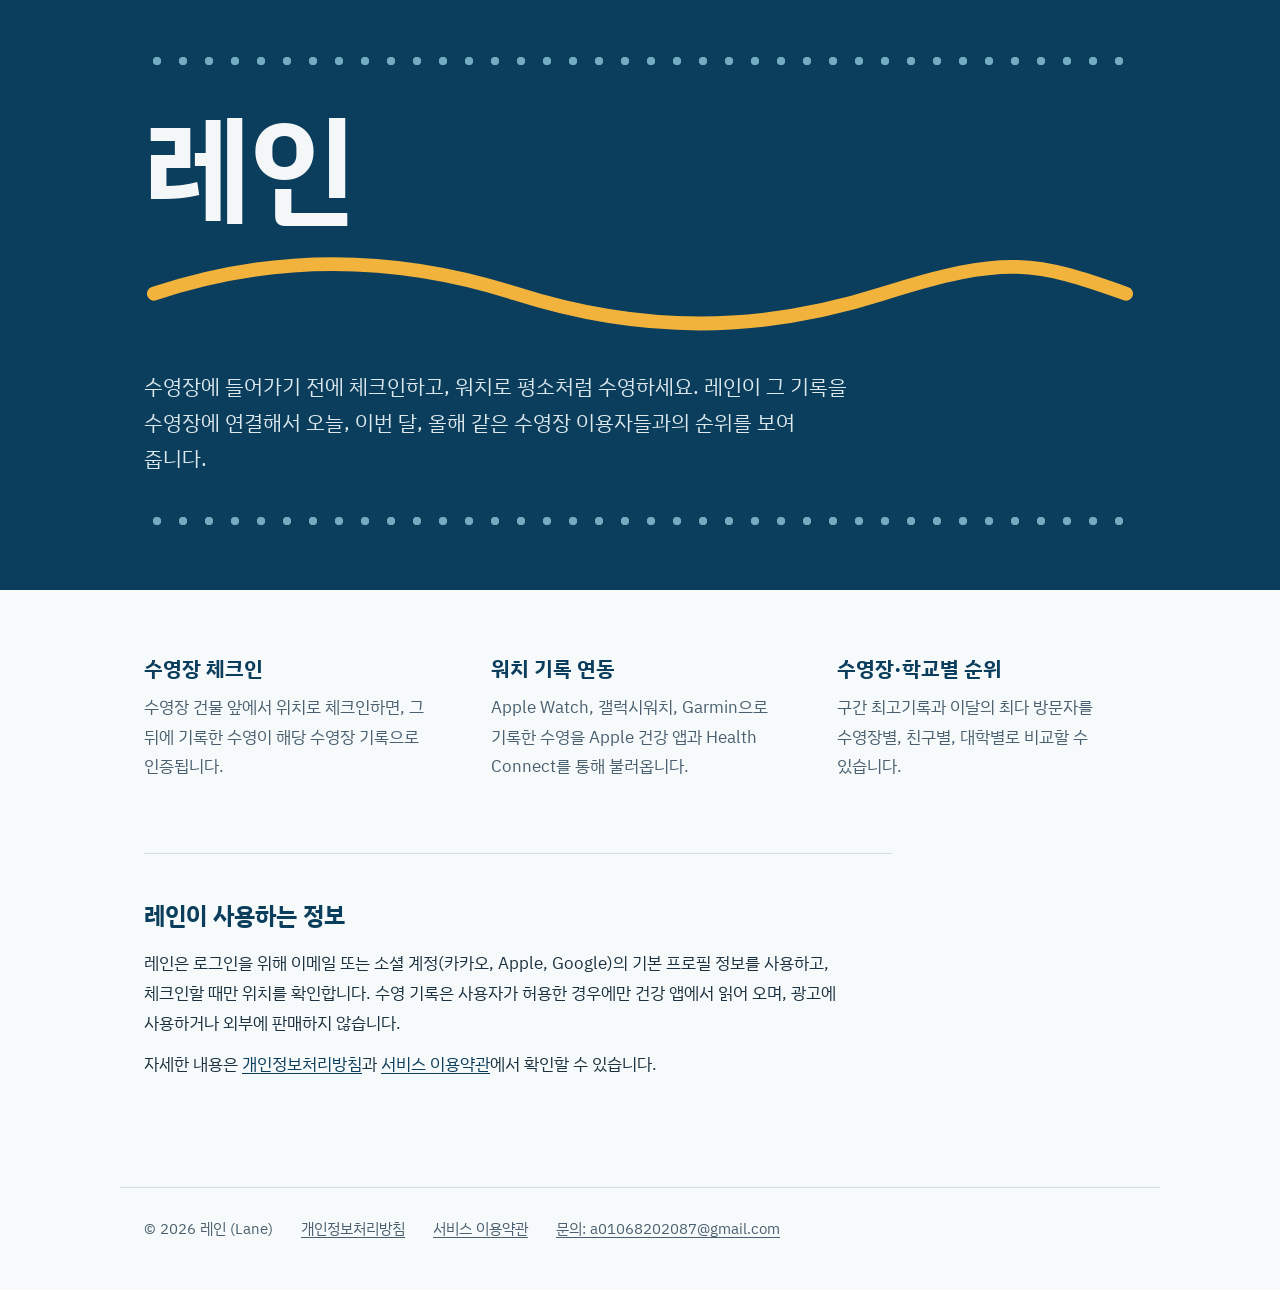
<file: index.html>
<!doctype html>
<html lang="ko">
<head>
<meta charset="utf-8">
<meta name="viewport" content="width=device-width, initial-scale=1">
<title>레인 (Lane) | 수영장에서 인증한 수영 기록 순위</title>
<meta name="description" content="레인은 수영장 체크인으로 인증한 워치 수영 기록을 모아, 같은 수영장 이용자와 순위를 비교하는 앱입니다.">
<link rel="icon" href="logo.svg">
<link rel="preconnect" href="https://fonts.googleapis.com">
<link rel="stylesheet" href="https://fonts.googleapis.com/css2?family=IBM+Plex+Sans+KR:wght@400;600;700&display=swap">
<link rel="stylesheet" href="style.css">
</head>
<body>
<section class="pool">
  <div class="pool-inner">
    <div class="rope" aria-hidden="true"></div>
    <h1>레인</h1>
    <svg class="wave" viewBox="0 0 1000 80" aria-hidden="true" preserveAspectRatio="none"><path d="M10 40 C 130 0, 250 0, 375 40 S 620 80, 745 40 S 900 8, 990 40" fill="none" stroke="#F2B33D" stroke-width="14" stroke-linecap="round"/></svg>
    <p class="lede">수영장에 들어가기 전에 체크인하고, 워치로 평소처럼 수영하세요. 레인이 그 기록을 수영장에 연결해서 오늘, 이번 달, 올해 같은 수영장 이용자들과의 순위를 보여 줍니다.</p>
    <div class="rope" aria-hidden="true"></div>
  </div>
</section>

<main>
  <ul class="features">
    <li><h2>수영장 체크인</h2><p>수영장 건물 앞에서 위치로 체크인하면, 그 뒤에 기록한 수영이 해당 수영장 기록으로 인증됩니다.</p></li>
    <li><h2>워치 기록 연동</h2><p>Apple Watch, 갤럭시워치, Garmin으로 기록한 수영을 Apple 건강 앱과 Health Connect를 통해 불러옵니다.</p></li>
    <li><h2>수영장·학교별 순위</h2><p>구간 최고기록과 이달의 최다 방문자를 수영장별, 친구별, 대학별로 비교할 수 있습니다.</p></li>
  </ul>

  <section class="data" aria-labelledby="data-title">
    <h2 id="data-title">레인이 사용하는 정보</h2>
    <p>레인은 로그인을 위해 이메일 또는 소셜 계정(카카오, Apple, Google)의 기본 프로필 정보를 사용하고, 체크인할 때만 위치를 확인합니다. 수영 기록은 사용자가 허용한 경우에만 건강 앱에서 읽어 오며, 광고에 사용하거나 외부에 판매하지 않습니다.</p>
    <p>자세한 내용은 <a href="privacy">개인정보처리방침</a>과 <a href="terms">서비스 이용약관</a>에서 확인할 수 있습니다.</p>
  </section>
</main>

<footer>
  <span>© 2026 레인 (Lane)</span>
  <a href="privacy">개인정보처리방침</a>
  <a href="terms">서비스 이용약관</a>
  <a href="mailto:a01068202087@gmail.com">문의: a01068202087@gmail.com</a>
</footer>
</body>
</html>
</file>
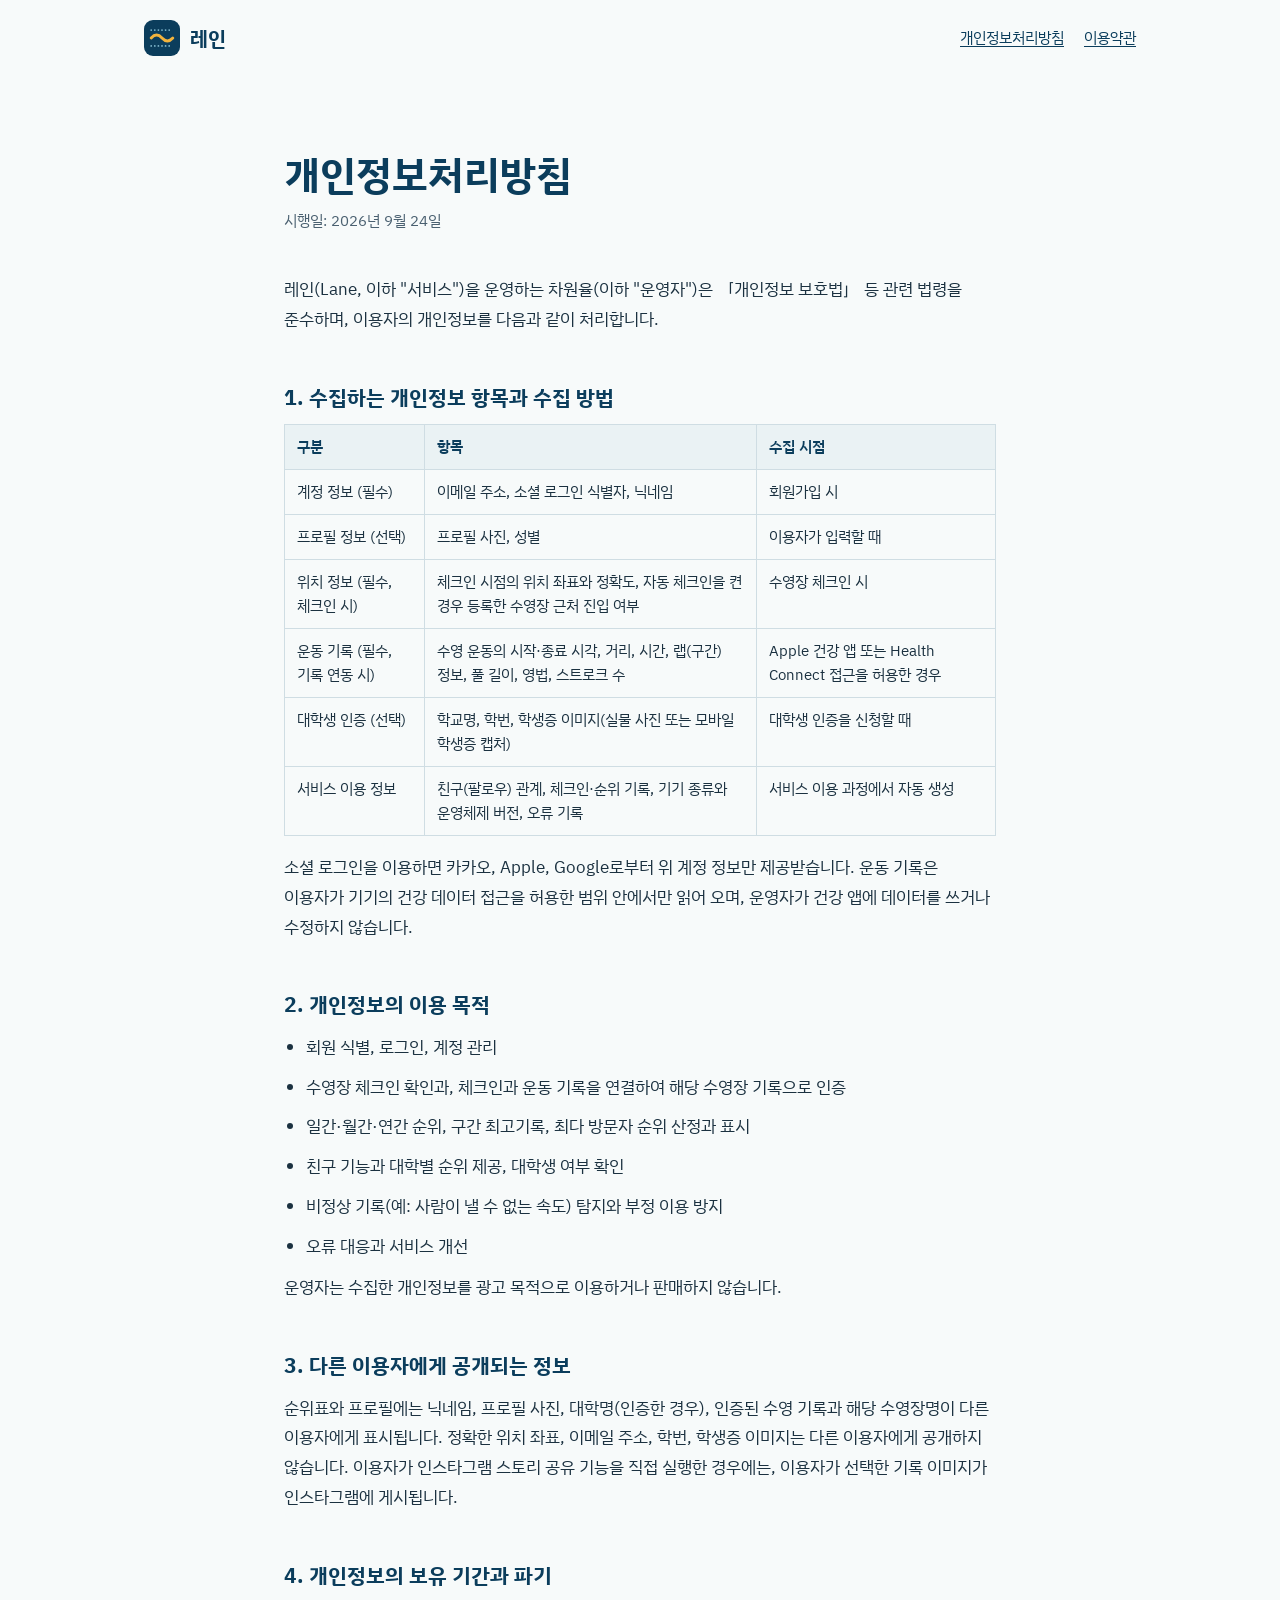
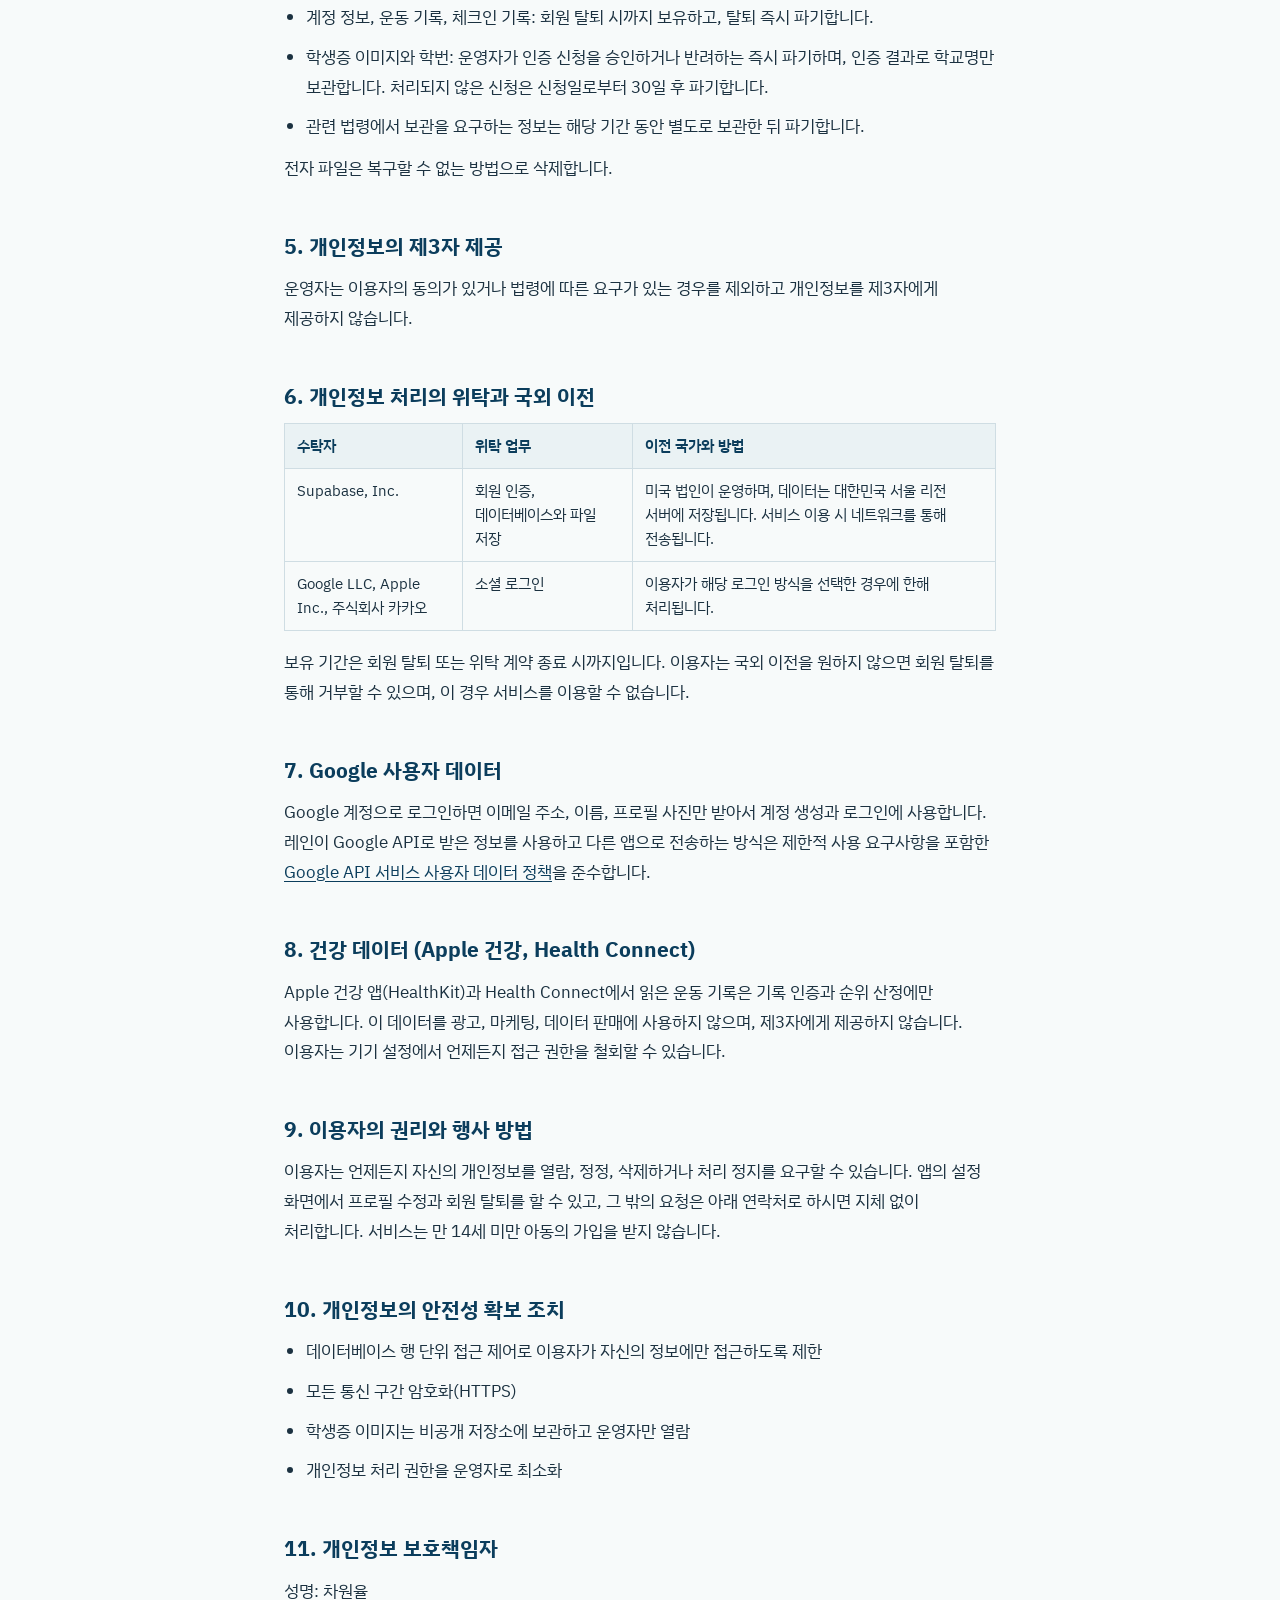
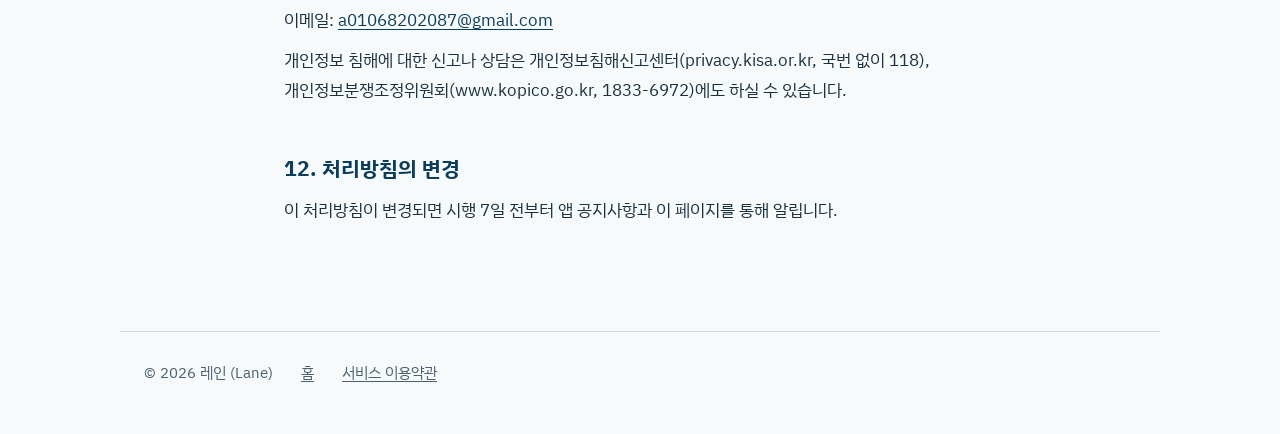
<file: privacy.html>
<!doctype html>
<html lang="ko">
<head>
<meta charset="utf-8">
<meta name="viewport" content="width=device-width, initial-scale=1">
<title>개인정보처리방침 | 레인 (Lane)</title>
<link rel="icon" href="logo.svg">
<link rel="stylesheet" href="https://fonts.googleapis.com/css2?family=IBM+Plex+Sans+KR:wght@400;600;700&display=swap">
<link rel="stylesheet" href="style.css">
</head>
<body>
<header class="top">
  <a class="brand" href="./"><img src="logo.svg" alt="">레인</a>
  <nav><a href="privacy" aria-current="page">개인정보처리방침</a><a href="terms">이용약관</a></nav>
</header>

<main class="doc">
<h1>개인정보처리방침</h1>
<p class="meta">시행일: 2026년 9월 24일</p>

<p>레인(Lane, 이하 "서비스")을 운영하는 차원율(이하 "운영자")은 「개인정보 보호법」 등 관련 법령을 준수하며, 이용자의 개인정보를 다음과 같이 처리합니다.</p>

<h2>1. 수집하는 개인정보 항목과 수집 방법</h2>
<div class="table-wrap"><table>
<thead><tr><th>구분</th><th>항목</th><th>수집 시점</th></tr></thead>
<tbody>
<tr><td>계정 정보 (필수)</td><td>이메일 주소, 소셜 로그인 식별자, 닉네임</td><td>회원가입 시</td></tr>
<tr><td>프로필 정보 (선택)</td><td>프로필 사진, 성별</td><td>이용자가 입력할 때</td></tr>
<tr><td>위치 정보 (필수, 체크인 시)</td><td>체크인 시점의 위치 좌표와 정확도, 자동 체크인을 켠 경우 등록한 수영장 근처 진입 여부</td><td>수영장 체크인 시</td></tr>
<tr><td>운동 기록 (필수, 기록 연동 시)</td><td>수영 운동의 시작·종료 시각, 거리, 시간, 랩(구간) 정보, 풀 길이, 영법, 스트로크 수</td><td>Apple 건강 앱 또는 Health Connect 접근을 허용한 경우</td></tr>
<tr><td>대학생 인증 (선택)</td><td>학교명, 학번, 학생증 이미지(실물 사진 또는 모바일 학생증 캡처)</td><td>대학생 인증을 신청할 때</td></tr>
<tr><td>서비스 이용 정보</td><td>친구(팔로우) 관계, 체크인·순위 기록, 기기 종류와 운영체제 버전, 오류 기록</td><td>서비스 이용 과정에서 자동 생성</td></tr>
</tbody>
</table></div>
<p>소셜 로그인을 이용하면 카카오, Apple, Google로부터 위 계정 정보만 제공받습니다. 운동 기록은 이용자가 기기의 건강 데이터 접근을 허용한 범위 안에서만 읽어 오며, 운영자가 건강 앱에 데이터를 쓰거나 수정하지 않습니다.</p>

<h2>2. 개인정보의 이용 목적</h2>
<ul>
<li>회원 식별, 로그인, 계정 관리</li>
<li>수영장 체크인 확인과, 체크인과 운동 기록을 연결하여 해당 수영장 기록으로 인증</li>
<li>일간·월간·연간 순위, 구간 최고기록, 최다 방문자 순위 산정과 표시</li>
<li>친구 기능과 대학별 순위 제공, 대학생 여부 확인</li>
<li>비정상 기록(예: 사람이 낼 수 없는 속도) 탐지와 부정 이용 방지</li>
<li>오류 대응과 서비스 개선</li>
</ul>
<p>운영자는 수집한 개인정보를 광고 목적으로 이용하거나 판매하지 않습니다.</p>

<h2>3. 다른 이용자에게 공개되는 정보</h2>
<p>순위표와 프로필에는 닉네임, 프로필 사진, 대학명(인증한 경우), 인증된 수영 기록과 해당 수영장명이 다른 이용자에게 표시됩니다. 정확한 위치 좌표, 이메일 주소, 학번, 학생증 이미지는 다른 이용자에게 공개하지 않습니다. 이용자가 인스타그램 스토리 공유 기능을 직접 실행한 경우에는, 이용자가 선택한 기록 이미지가 인스타그램에 게시됩니다.</p>

<h2>4. 개인정보의 보유 기간과 파기</h2>
<ul>
<li>계정 정보, 운동 기록, 체크인 기록: 회원 탈퇴 시까지 보유하고, 탈퇴 즉시 파기합니다.</li>
<li>학생증 이미지와 학번: 운영자가 인증 신청을 승인하거나 반려하는 즉시 파기하며, 인증 결과로 학교명만 보관합니다. 처리되지 않은 신청은 신청일로부터 30일 후 파기합니다.</li>
<li>관련 법령에서 보관을 요구하는 정보는 해당 기간 동안 별도로 보관한 뒤 파기합니다.</li>
</ul>
<p>전자 파일은 복구할 수 없는 방법으로 삭제합니다.</p>

<h2>5. 개인정보의 제3자 제공</h2>
<p>운영자는 이용자의 동의가 있거나 법령에 따른 요구가 있는 경우를 제외하고 개인정보를 제3자에게 제공하지 않습니다.</p>

<h2>6. 개인정보 처리의 위탁과 국외 이전</h2>
<div class="table-wrap"><table>
<thead><tr><th>수탁자</th><th>위탁 업무</th><th>이전 국가와 방법</th></tr></thead>
<tbody>
<tr><td>Supabase, Inc.</td><td>회원 인증, 데이터베이스와 파일 저장</td><td>미국 법인이 운영하며, 데이터는 대한민국 서울 리전 서버에 저장됩니다. 서비스 이용 시 네트워크를 통해 전송됩니다.</td></tr>
<tr><td>Google LLC, Apple Inc., 주식회사 카카오</td><td>소셜 로그인</td><td>이용자가 해당 로그인 방식을 선택한 경우에 한해 처리됩니다.</td></tr>
</tbody>
</table></div>
<p>보유 기간은 회원 탈퇴 또는 위탁 계약 종료 시까지입니다. 이용자는 국외 이전을 원하지 않으면 회원 탈퇴를 통해 거부할 수 있으며, 이 경우 서비스를 이용할 수 없습니다.</p>

<h2>7. Google 사용자 데이터</h2>
<p>Google 계정으로 로그인하면 이메일 주소, 이름, 프로필 사진만 받아서 계정 생성과 로그인에 사용합니다. 레인이 Google API로 받은 정보를 사용하고 다른 앱으로 전송하는 방식은 제한적 사용 요구사항을 포함한 <a href="https://developers.google.com/terms/api-services-user-data-policy">Google API 서비스 사용자 데이터 정책</a>을 준수합니다.</p>

<h2>8. 건강 데이터 (Apple 건강, Health Connect)</h2>
<p>Apple 건강 앱(HealthKit)과 Health Connect에서 읽은 운동 기록은 기록 인증과 순위 산정에만 사용합니다. 이 데이터를 광고, 마케팅, 데이터 판매에 사용하지 않으며, 제3자에게 제공하지 않습니다. 이용자는 기기 설정에서 언제든지 접근 권한을 철회할 수 있습니다.</p>

<h2>9. 이용자의 권리와 행사 방법</h2>
<p>이용자는 언제든지 자신의 개인정보를 열람, 정정, 삭제하거나 처리 정지를 요구할 수 있습니다. 앱의 설정 화면에서 프로필 수정과 회원 탈퇴를 할 수 있고, 그 밖의 요청은 아래 연락처로 하시면 지체 없이 처리합니다. 서비스는 만 14세 미만 아동의 가입을 받지 않습니다.</p>

<h2>10. 개인정보의 안전성 확보 조치</h2>
<ul>
<li>데이터베이스 행 단위 접근 제어로 이용자가 자신의 정보에만 접근하도록 제한</li>
<li>모든 통신 구간 암호화(HTTPS)</li>
<li>학생증 이미지는 비공개 저장소에 보관하고 운영자만 열람</li>
<li>개인정보 처리 권한을 운영자로 최소화</li>
</ul>

<h2>11. 개인정보 보호책임자</h2>
<p>성명: 차원율<br>이메일: <a href="mailto:a01068202087@gmail.com">a01068202087@gmail.com</a></p>
<p>개인정보 침해에 대한 신고나 상담은 개인정보침해신고센터(privacy.kisa.or.kr, 국번 없이 118), 개인정보분쟁조정위원회(www.kopico.go.kr, 1833-6972)에도 하실 수 있습니다.</p>

<h2>12. 처리방침의 변경</h2>
<p>이 처리방침이 변경되면 시행 7일 전부터 앱 공지사항과 이 페이지를 통해 알립니다.</p>
</main>

<footer>
  <span>© 2026 레인 (Lane)</span>
  <a href="./">홈</a>
  <a href="terms">서비스 이용약관</a>
</footer>
</body>
</html>
</file>
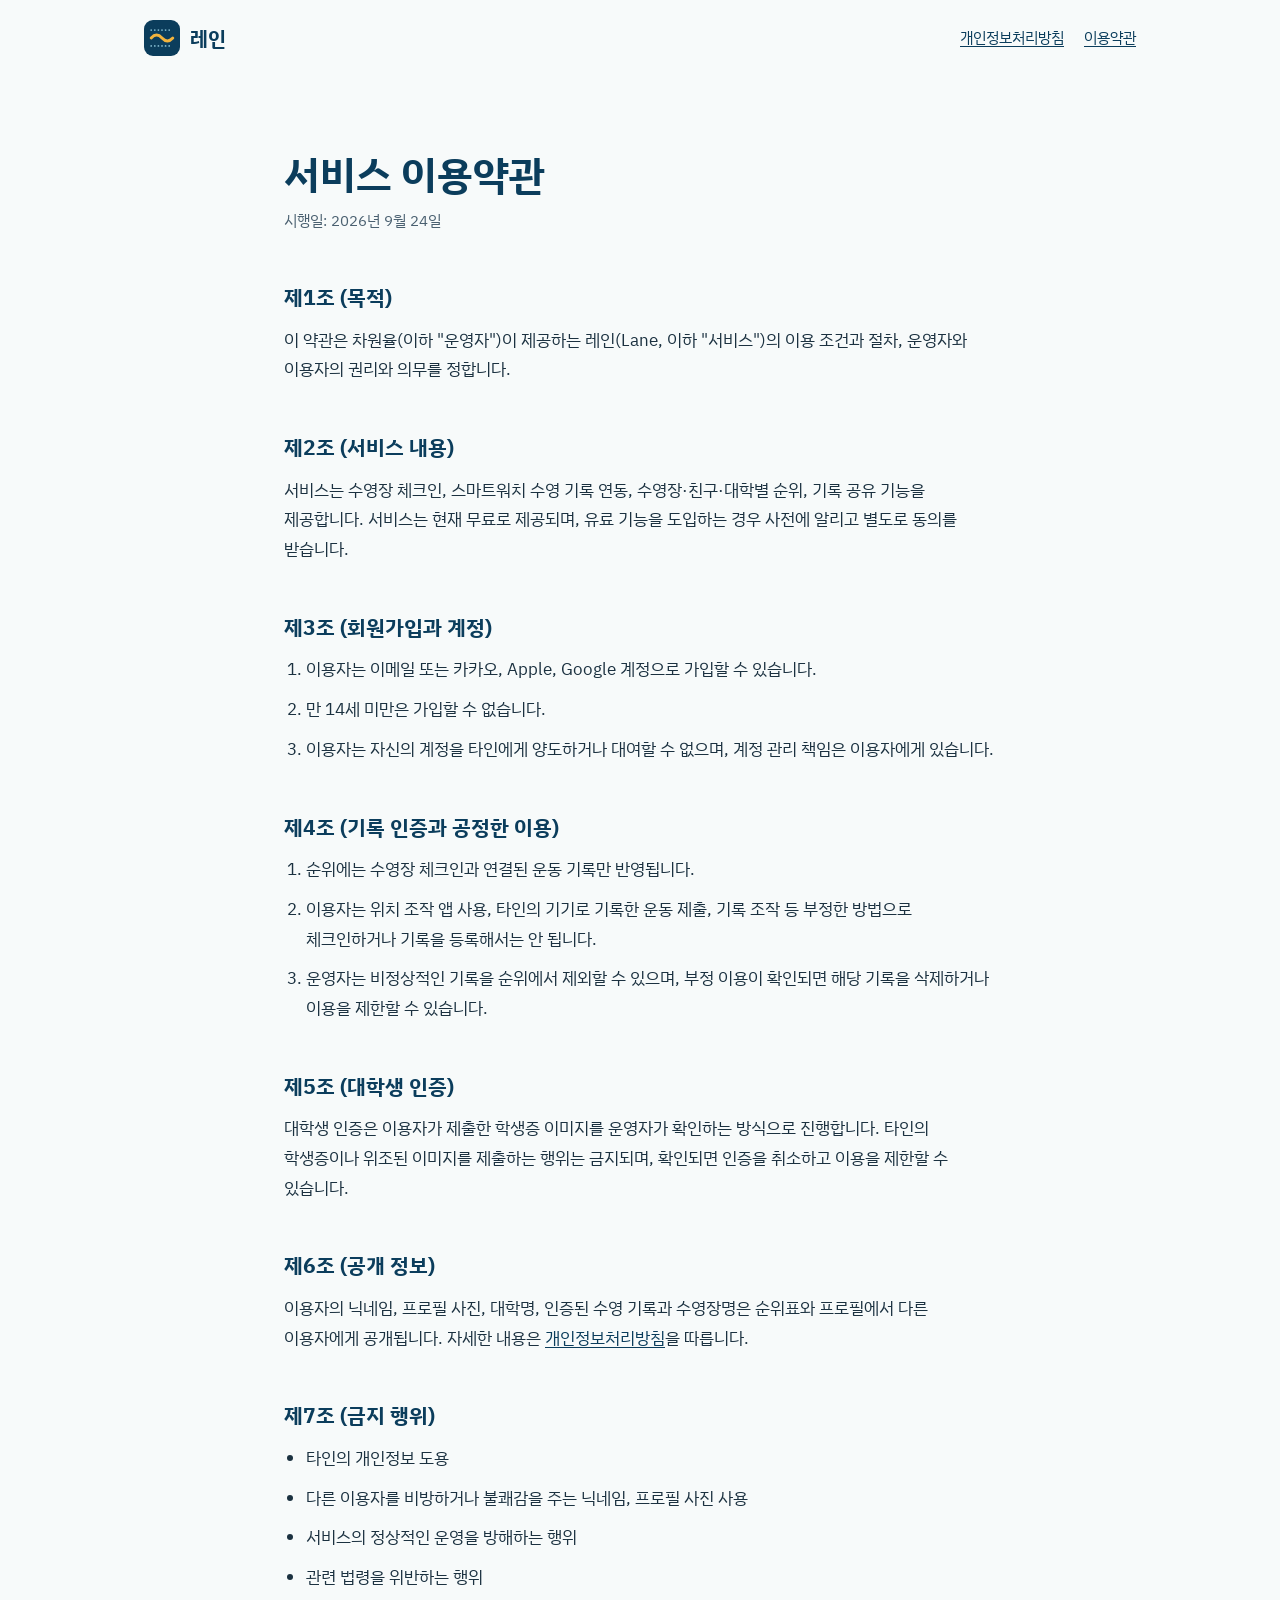
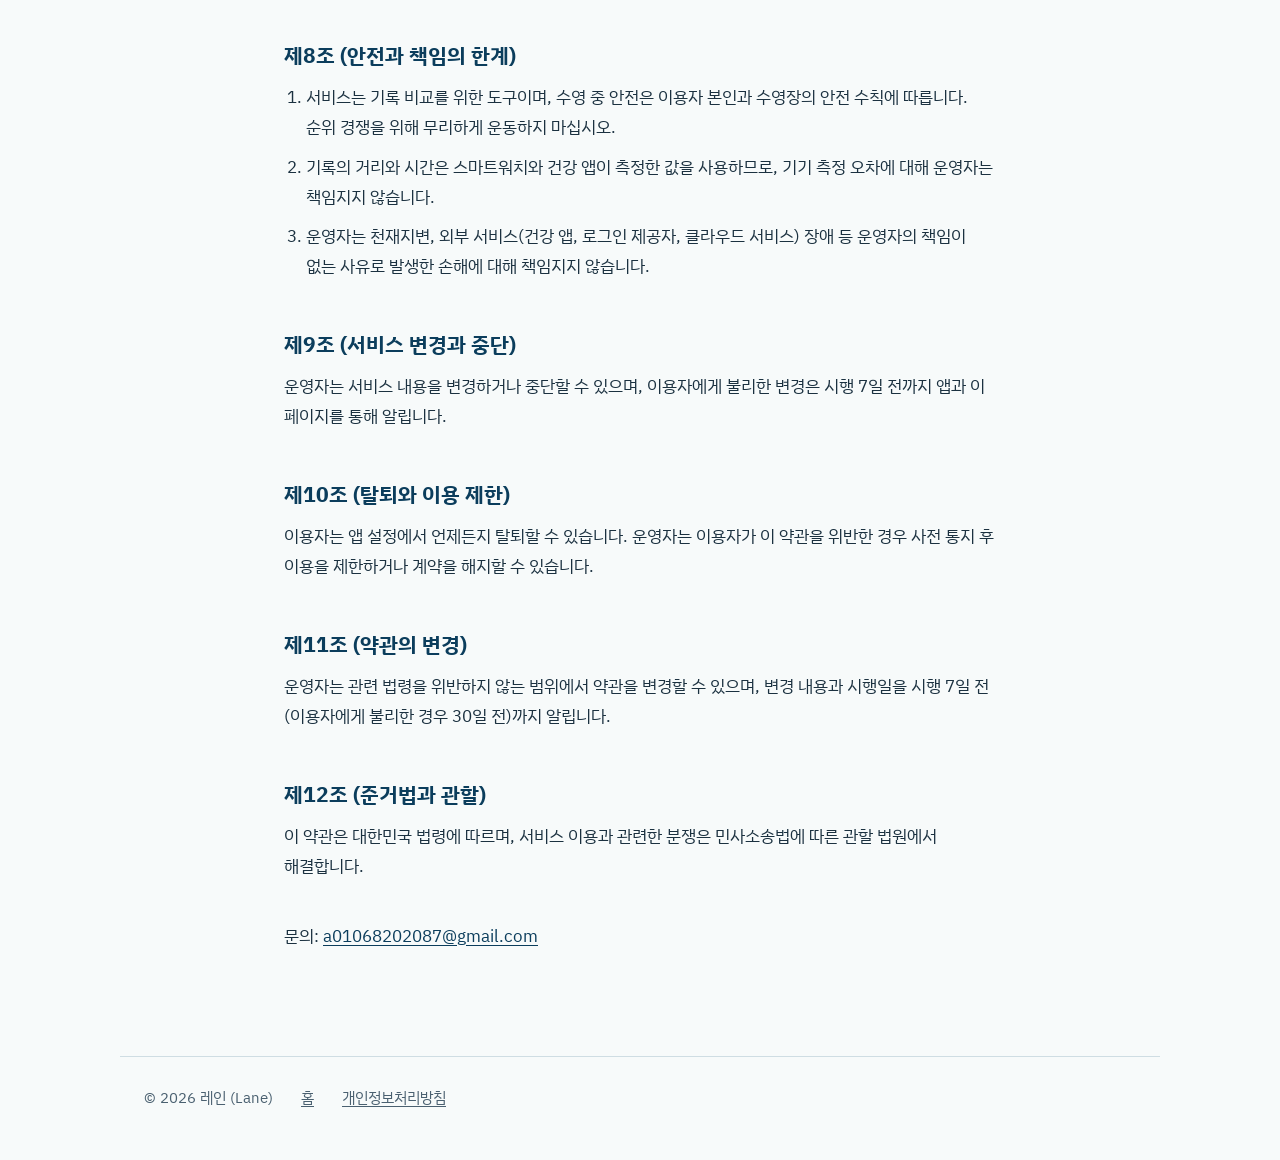
<file: terms.html>
<!doctype html>
<html lang="ko">
<head>
<meta charset="utf-8">
<meta name="viewport" content="width=device-width, initial-scale=1">
<title>서비스 이용약관 | 레인 (Lane)</title>
<link rel="icon" href="logo.svg">
<link rel="stylesheet" href="https://fonts.googleapis.com/css2?family=IBM+Plex+Sans+KR:wght@400;600;700&display=swap">
<link rel="stylesheet" href="style.css">
</head>
<body>
<header class="top">
  <a class="brand" href="./"><img src="logo.svg" alt="">레인</a>
  <nav><a href="privacy">개인정보처리방침</a><a href="terms" aria-current="page">이용약관</a></nav>
</header>

<main class="doc">
<h1>서비스 이용약관</h1>
<p class="meta">시행일: 2026년 9월 24일</p>

<h2>제1조 (목적)</h2>
<p>이 약관은 차원율(이하 "운영자")이 제공하는 레인(Lane, 이하 "서비스")의 이용 조건과 절차, 운영자와 이용자의 권리와 의무를 정합니다.</p>

<h2>제2조 (서비스 내용)</h2>
<p>서비스는 수영장 체크인, 스마트워치 수영 기록 연동, 수영장·친구·대학별 순위, 기록 공유 기능을 제공합니다. 서비스는 현재 무료로 제공되며, 유료 기능을 도입하는 경우 사전에 알리고 별도로 동의를 받습니다.</p>

<h2>제3조 (회원가입과 계정)</h2>
<ol>
<li>이용자는 이메일 또는 카카오, Apple, Google 계정으로 가입할 수 있습니다.</li>
<li>만 14세 미만은 가입할 수 없습니다.</li>
<li>이용자는 자신의 계정을 타인에게 양도하거나 대여할 수 없으며, 계정 관리 책임은 이용자에게 있습니다.</li>
</ol>

<h2>제4조 (기록 인증과 공정한 이용)</h2>
<ol>
<li>순위에는 수영장 체크인과 연결된 운동 기록만 반영됩니다.</li>
<li>이용자는 위치 조작 앱 사용, 타인의 기기로 기록한 운동 제출, 기록 조작 등 부정한 방법으로 체크인하거나 기록을 등록해서는 안 됩니다.</li>
<li>운영자는 비정상적인 기록을 순위에서 제외할 수 있으며, 부정 이용이 확인되면 해당 기록을 삭제하거나 이용을 제한할 수 있습니다.</li>
</ol>

<h2>제5조 (대학생 인증)</h2>
<p>대학생 인증은 이용자가 제출한 학생증 이미지를 운영자가 확인하는 방식으로 진행합니다. 타인의 학생증이나 위조된 이미지를 제출하는 행위는 금지되며, 확인되면 인증을 취소하고 이용을 제한할 수 있습니다.</p>

<h2>제6조 (공개 정보)</h2>
<p>이용자의 닉네임, 프로필 사진, 대학명, 인증된 수영 기록과 수영장명은 순위표와 프로필에서 다른 이용자에게 공개됩니다. 자세한 내용은 <a href="privacy">개인정보처리방침</a>을 따릅니다.</p>

<h2>제7조 (금지 행위)</h2>
<ul>
<li>타인의 개인정보 도용</li>
<li>다른 이용자를 비방하거나 불쾌감을 주는 닉네임, 프로필 사진 사용</li>
<li>서비스의 정상적인 운영을 방해하는 행위</li>
<li>관련 법령을 위반하는 행위</li>
</ul>

<h2>제8조 (안전과 책임의 한계)</h2>
<ol>
<li>서비스는 기록 비교를 위한 도구이며, 수영 중 안전은 이용자 본인과 수영장의 안전 수칙에 따릅니다. 순위 경쟁을 위해 무리하게 운동하지 마십시오.</li>
<li>기록의 거리와 시간은 스마트워치와 건강 앱이 측정한 값을 사용하므로, 기기 측정 오차에 대해 운영자는 책임지지 않습니다.</li>
<li>운영자는 천재지변, 외부 서비스(건강 앱, 로그인 제공자, 클라우드 서비스) 장애 등 운영자의 책임이 없는 사유로 발생한 손해에 대해 책임지지 않습니다.</li>
</ol>

<h2>제9조 (서비스 변경과 중단)</h2>
<p>운영자는 서비스 내용을 변경하거나 중단할 수 있으며, 이용자에게 불리한 변경은 시행 7일 전까지 앱과 이 페이지를 통해 알립니다.</p>

<h2>제10조 (탈퇴와 이용 제한)</h2>
<p>이용자는 앱 설정에서 언제든지 탈퇴할 수 있습니다. 운영자는 이용자가 이 약관을 위반한 경우 사전 통지 후 이용을 제한하거나 계약을 해지할 수 있습니다.</p>

<h2>제11조 (약관의 변경)</h2>
<p>운영자는 관련 법령을 위반하지 않는 범위에서 약관을 변경할 수 있으며, 변경 내용과 시행일을 시행 7일 전(이용자에게 불리한 경우 30일 전)까지 알립니다.</p>

<h2>제12조 (준거법과 관할)</h2>
<p>이 약관은 대한민국 법령에 따르며, 서비스 이용과 관련한 분쟁은 민사소송법에 따른 관할 법원에서 해결합니다.</p>

<p style="margin-top:40px">문의: <a href="mailto:a01068202087@gmail.com">a01068202087@gmail.com</a></p>
</main>

<footer>
  <span>© 2026 레인 (Lane)</span>
  <a href="./">홈</a>
  <a href="privacy">개인정보처리방침</a>
</footer>
</body>
</html>
</file>
<file: style.css>
:root{
  --navy:#0B3D5C; --deep:#082B41; --rope:#7FB7CC; --wave:#F2B33D;
  --water:#EAF2F4; --ink:#1B3140; --muted:#4A6070; --line:#CFDDE3;
}
*{box-sizing:border-box}
html{-webkit-text-size-adjust:100%}
body{margin:0;background:#F7FAFA;color:var(--ink);
  font-family:'IBM Plex Sans KR','Apple SD Gothic Neo','Malgun Gothic',sans-serif;
  font-size:17px;line-height:1.75;word-break:keep-all}
a{color:var(--navy);text-underline-offset:3px}
a:hover{color:var(--deep)}
:focus-visible{outline:3px solid var(--wave);outline-offset:3px;border-radius:4px}

.top{display:flex;align-items:center;justify-content:space-between;gap:16px;
  max-width:1040px;margin:0 auto;padding:20px 24px}
.brand{display:flex;align-items:center;gap:10px;text-decoration:none;font-weight:700;font-size:20px;color:var(--navy)}
.brand img{width:36px;height:36px;border-radius:9px}
.top nav{display:flex;gap:20px;font-size:15px}

/* 홈 히어로: 레인 로프 두 줄 사이를 지나가는 물결 */
.pool{background:var(--navy);color:#F3F7F8}
.pool-inner{max-width:1040px;margin:0 auto;padding:56px 24px 64px}
.rope{height:10px;background-image:radial-gradient(circle,var(--rope) 4px,transparent 4.5px);
  background-size:26px 10px;background-repeat:repeat-x;opacity:.9}
.pool h1{margin:40px 0 0;font-size:clamp(64px,12vw,120px);line-height:1;letter-spacing:-.02em;font-weight:700}
.wave{display:block;width:100%;height:auto;margin:28px 0 36px}
.lede{max-width:34em;margin:0 0 40px;font-size:clamp(18px,2.2vw,21px);line-height:1.7;color:#DCE8EC}
.pool .rope:last-child{margin-top:8px}

main{max-width:1040px;margin:0 auto;padding:64px 24px 24px}
.features{display:grid;grid-template-columns:repeat(3,minmax(0,1fr));gap:40px 48px;margin:0;padding:0;list-style:none}
.features h2{margin:0 0 8px;font-size:21px;line-height:1.4;color:var(--navy)}
.features p{margin:0;color:var(--muted)}
.data{margin-top:72px;padding-top:40px;border-top:1px solid var(--line);max-width:44em}
.data h2{margin:0 0 12px;font-size:24px;color:var(--navy)}
.data p{margin:0 0 12px}

/* 문서 페이지 */
.doc{max-width:760px}
.doc h1{margin:8px 0 8px;font-size:clamp(30px,5vw,40px);line-height:1.3;color:var(--navy)}
.doc .meta{margin:0 0 40px;color:var(--muted);font-size:15px}
.doc h2{margin:48px 0 12px;font-size:21px;line-height:1.45;color:var(--navy)}
.doc h3{margin:28px 0 8px;font-size:18px}
.doc p,.doc li{margin:0 0 10px}
.doc ul,.doc ol{padding-left:1.3em;margin:0 0 12px}
.table-wrap{overflow-x:auto;margin:8px 0 16px}
table{border-collapse:collapse;width:100%;min-width:560px;font-size:15px;line-height:1.6}
th,td{border:1px solid var(--line);padding:10px 12px;text-align:left;vertical-align:top}
th{background:var(--water);color:var(--navy);font-weight:600}

footer{max-width:1040px;margin:72px auto 0;padding:28px 24px 48px;border-top:1px solid var(--line);
  display:flex;flex-wrap:wrap;gap:12px 28px;font-size:15px;color:var(--muted)}
footer a{color:var(--muted)}

@media (max-width:760px){
  .features{grid-template-columns:minmax(0,1fr);gap:32px}
  .top nav{gap:14px}
}
</file>
